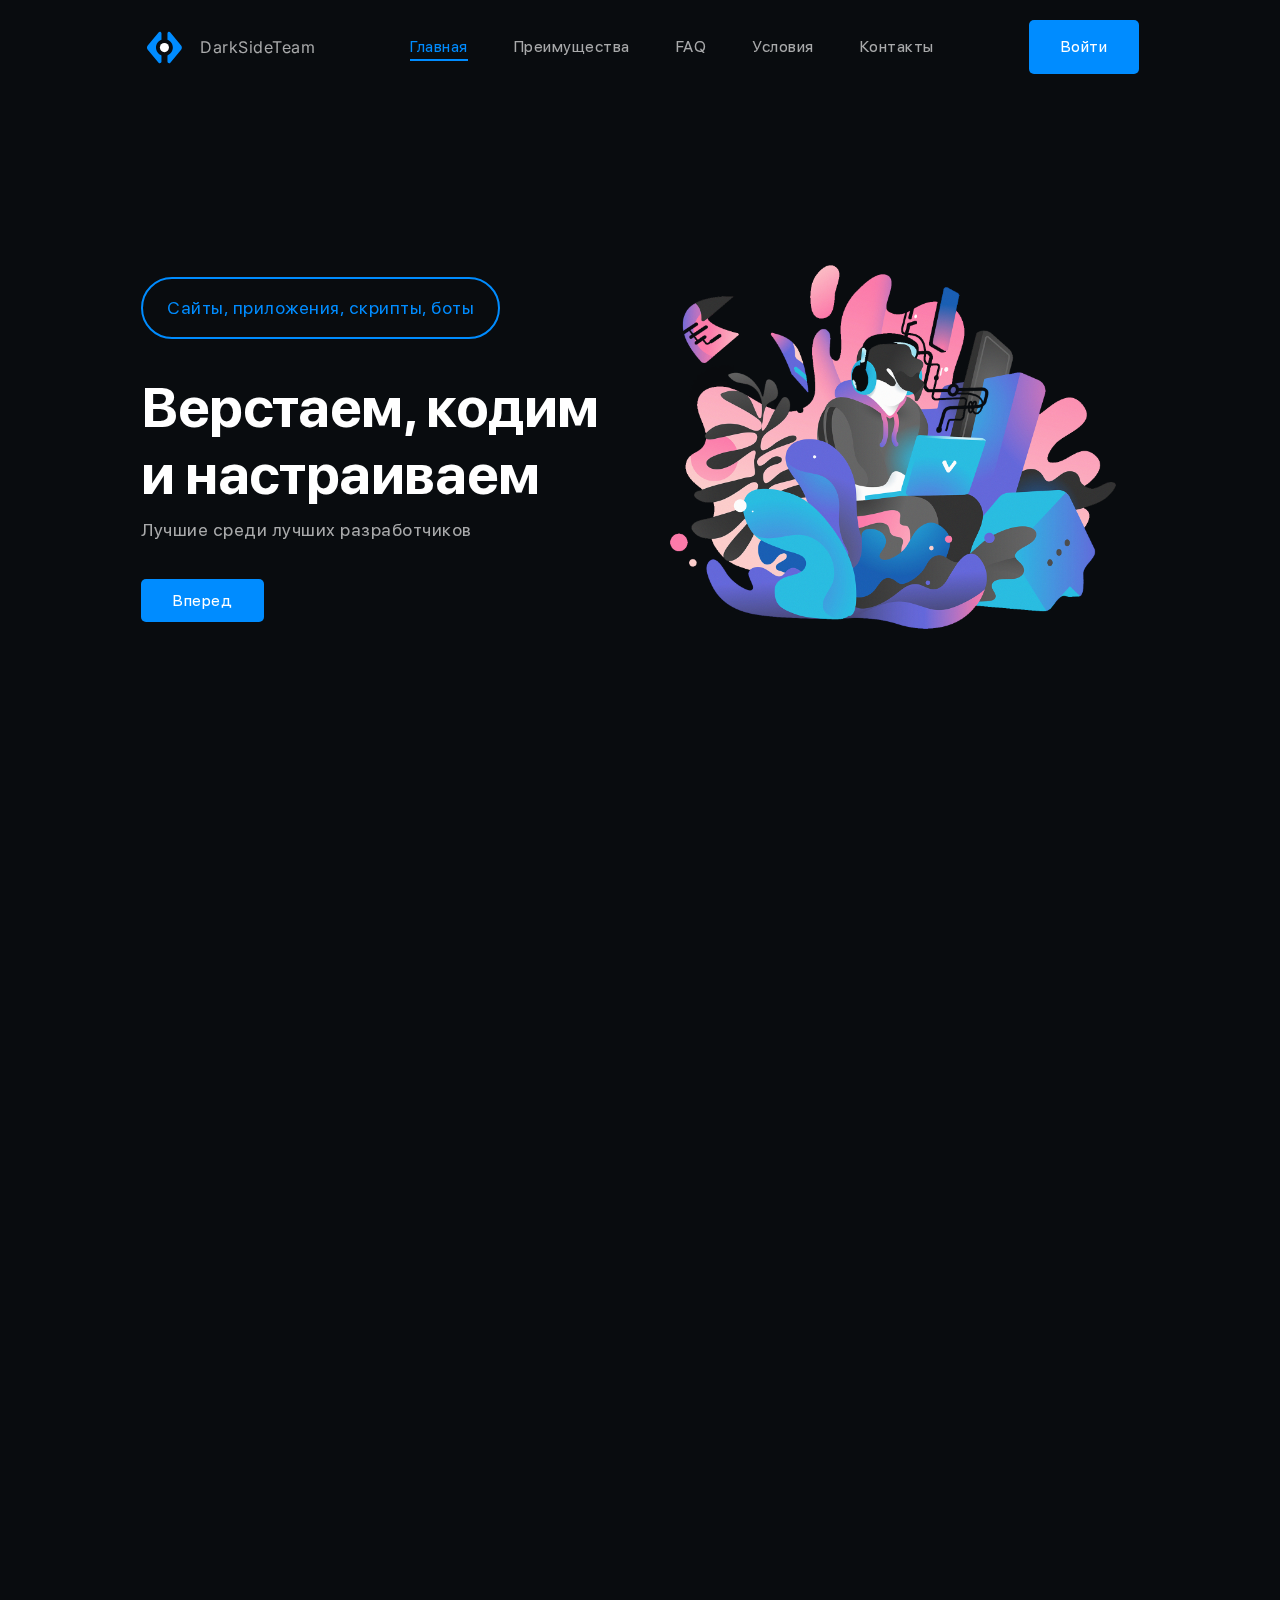
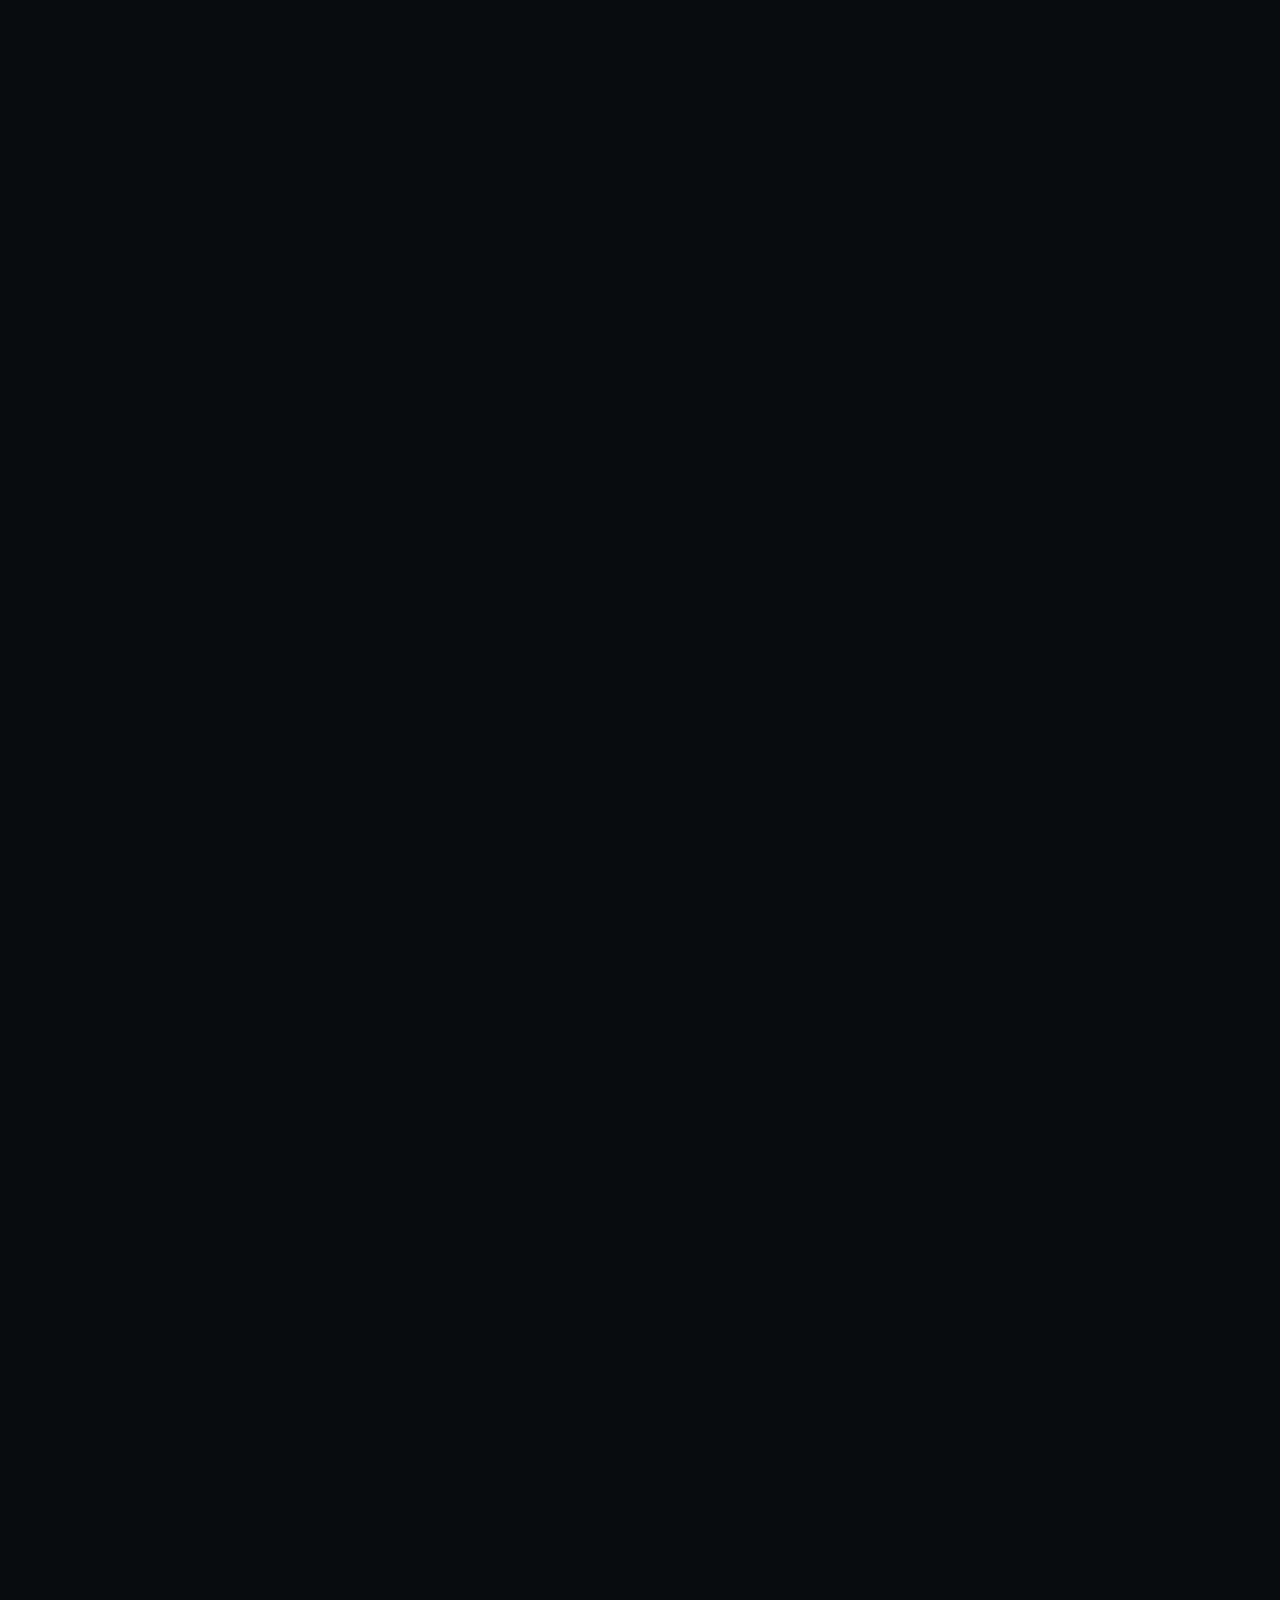
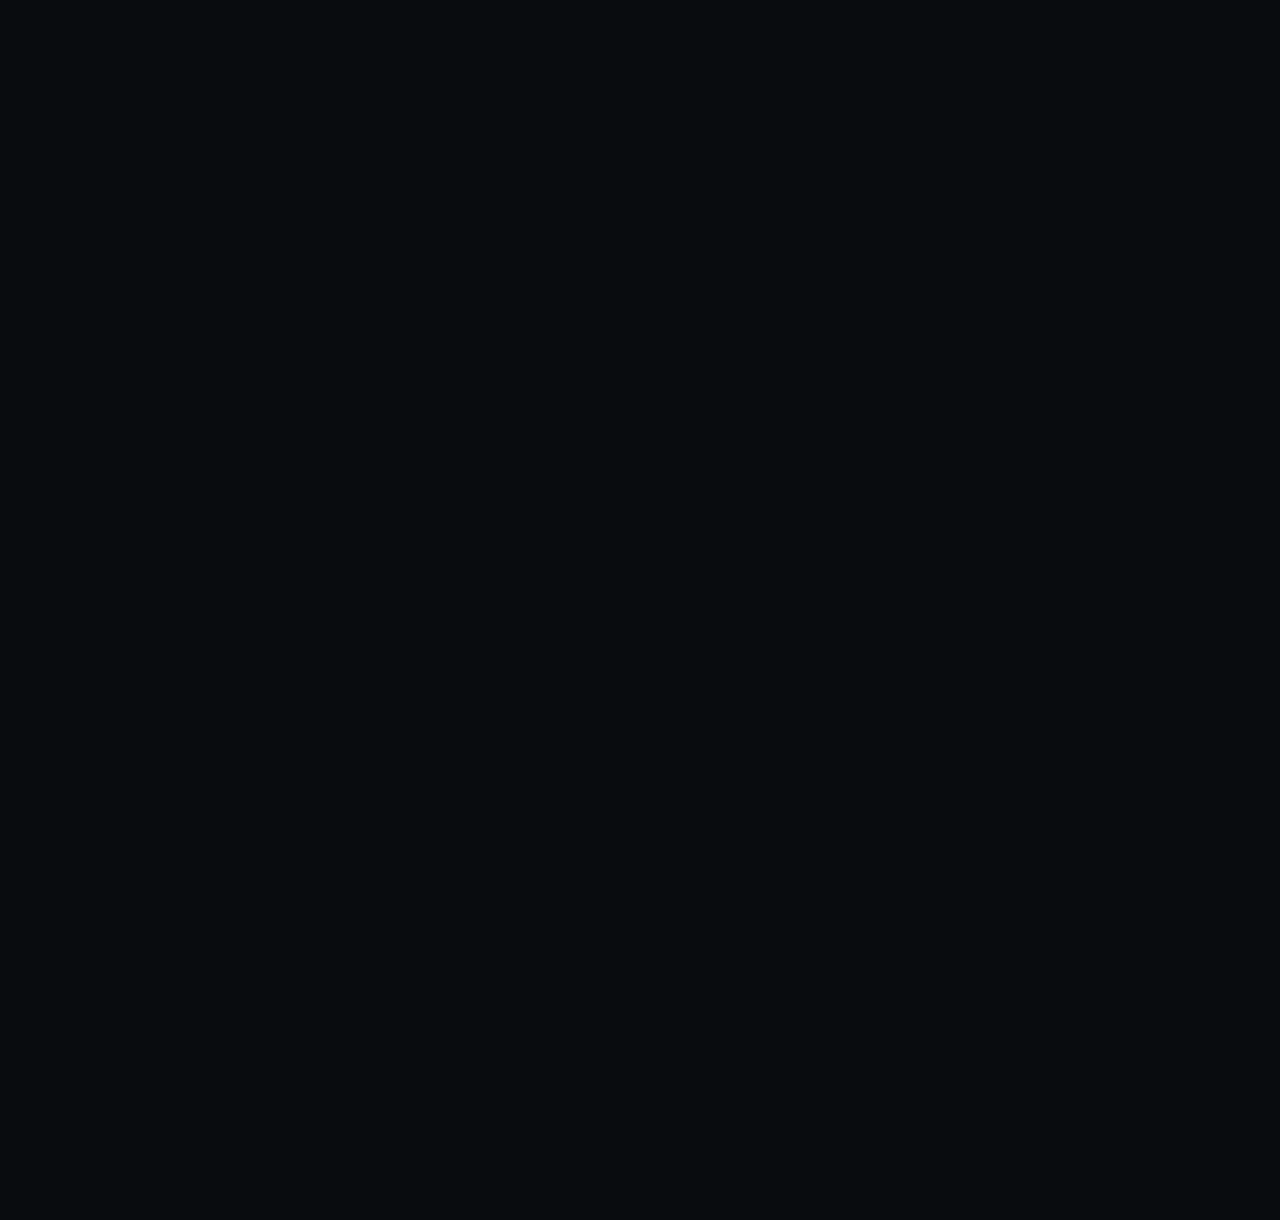
<file: index.html>
<!DOCTYPE html>
<html lang="ru">
  <head>
    <meta charset="UTF-8" />
    <meta http-equiv="X-UA-Compatible" content="IE=edge" />
    <meta name="viewport" content="width=device-width, initial-scale=1.0" />
    <title>DarkSide Team</title>
    <link rel="icon" href="./src/logo.png"/>
    <link rel="stylesheet" href="./global.css" />
    <link href="./main.css" type="text/css" rel="stylesheet" />
    <link href="./src/onepagescroll.css" rel="stylesheet" />
    
  </head>
  <body>
    
    <div class="pages">
      <section class="noalign">
        <header>
          <div class="mobilemenu">
            <div>
              <span></span>
              <span></span>
            </div>
            <div>
              <ul>
                <li><a href="#" class="active">Главная</a></li>
                <li><a href="#">Преимущества</a></li>
                <li><a href="./faq/index.html">FAQ</a></li>
                <li><a href="#">Условия</a></li>
                <li><a href="#">Контакты</a></li>
              </ul>
            </div>
          </div>
          <div class="logocontainer">
            <div><img src="./src/logo.svg" /></div>
            <p>DarkSideTeam</p>
          </div>
          <div class="links">
            <a href="#" class="active">Главная</a>
            <a href="#">Преимущества</a>
            <a href="./faq/index.html">FAQ</a>
            <a href="#">Условия</a>
            <a href="#">Контакты</a>
          </div>
          <button id="openmodal">
            <p>Войти</p>
            <img src="./src/login.svg" />
          </button>
        </header>
        <div class="start page">
          <div>
            <div class="roundedbox">
              <p>Сайты, приложения, скрипты, боты</p>
            </div>
            <h1>Верстаем, кодим и настраиваем</h1>
            <p style="margin-bottom: 34px">Лучшие среди лучших разработчиков</p>
            <button>Вперед</button>
          </div>
          <div><img src="./image.png" /><img src="./imagedark.png" /></div>
        </div>
      </section>
      <section>
        <div class="advantages page">
          <div class="advantagesmain">
            <h2>Почему именно мы?</h2>
            <p>Мы не ставим перед вами пустые факты</p>
          </div>
          <div class="cards">
            <div class="card">
              <img src="./1.svg" />
              <p>Качественный код</p>
              <p>У нас вы получите только чистый код без ошибок.</p>
            </div>
            <div class="card">
              <img src="./3.svg" />
              <p>Быстрое выполнение</p>
              <p>Мы кодим/настраиваем только в быстром порядке.</p>
            </div>
            <div class="card">
              <img src="./2.svg" />
              <p>Приятная цена</p>
              <p>Мы подберем удобную для вас цену</p>
            </div>
            <div class="card">
              <img src="./2.svg" />
              <p>Поддержка</p>
              <p>Мы поддерживаем ваш проект в течение месяца.</p>
            </div>
          </div>
        </div>
      </section>
      <section>
        <div class="whatwecando page">
          
         
          <div class="smallheading">
            <h2>Что мы умеем кодить?</h2>
            <p>Мы сможем сделать всё, что Вы захотите</p>
          </div>
          <div class="roundedbox">
            <p>Сайты, приложения, скрипты, боты</p>
          </div>
          <div class="window">
            <div class="window_header">
              <div class="codewindow_buttons">
                <div style="background: #f96057"></div>

                <div style="background: #f8ce52"></div>

                <div style="background: #5fcf65"></div>
              </div>
              <p style="color: rgba(255, 255, 255, 0.55); margin: auto">
                DarkSide Team
              </p>
            </div>
            <pre
              class="code"
            >&lt;!<span class="bluetext">DOCTYPE</span> <span class="bluetext">html</span>&gt;<br/>&lt;html lang=<span class="graytext">”ru”</span>&gt;
&lt;<span class="bluetext">head</span>&gt;&nbsp;&nbsp;&nbsp;&nbsp;&lt;<span class="bluetext">meta</span> <span style="color:#cd9bff">charset</span>=<span class="graytext">”UTF-8”</span>&gt;
    &lt;<span class="bluetext">title</span>&gt;<span class="graytext">DarkSide</span>&lt;/<span class="bluetext">title</span>&gt;
&lt;/<span class="bluetext">head</span>&gt;
&lt;<span class="bluetext">body</span>&gt;
    &lt;<span class="bluetext">center</span>&gt;&lt;<span class="bluetext">h1</span>&gt;<span class="graytext">website example.com</span>&lt;/<span class="bluetext">h1</span>&gt;&lt;/<span class="bluetext">center</span>&gt;
&lt;/<span class="bluetext">body</span>&gt;
&lt;/<span class="bluetext">html</span>&gt;</pre>
            <p class="showonmobile">
              &lt;!<span class="bluetext">DOCTYPE</span>
              <span class="bluetext">html</span>&gt;<br />&lt;html lang=<span
                class="graytext"
                >”ru”</span
              >&gt;<br />
              &lt;<span class="bluetext">head</span>&gt;<br />
              &lt;<span class="bluetext">meta</span>
              <span style="color: #cd9bff">charset</span>=<span class="graytext"
                >”UTF-8”</span
              >&gt;<br />
              &lt;<span class="bluetext">title</span>&gt;<span class="graytext"
                >DarkSide</span
              >&lt;/<span class="bluetext">title</span>&gt;<br />
              &lt;/<span class="bluetext">head</span>&gt;<br />
              &lt;<span class="bluetext">body</span>&gt;<br />
              &lt;<span class="bluetext">center</span>&gt;<br />&lt;<span
                class="bluetext"
                >h1</span
              >&gt;<span class="graytext">website example.com</span>&lt;/<span
                class="bluetext"
                >h1</span
              >&gt;<br />&lt;/<span class="bluetext">center</span>&gt;<br />
              &lt;/<span class="bluetext">body</span>&gt;<br />
              &lt;/<span class="bluetext">html</span>&gt;
            </p>
          </div>
        </div>
      </section>
      <section>
        <div class="ourtech page">
          <div class="smallheading">
            <h2>Наши технологии</h2>
            <p>Мы знаем много языков</p>
          </div>
          <div class="window">
            <div class="window_header">
              <div class="techtabs">
                <p data-tabindex="0" class="active">Front-End</p>
                <p data-tabindex="1">Back-End</p>
                <p data-tabindex="2">Desktop</p>
                <p data-tabindex="3">Script</p>
                <p data-tabindex="4">Design</p>
              </div>
            </div>
            <div class="tabs">
              <div data-tabindex="0" class="activetab">
                <div class="services">
                  <div
                    style="
                      background: linear-gradient(
                        138.87deg,
                        #da5e28 1.51%,
                        #ef662a 83.38%
                      );
                    "
                  >
                    <div><img src="./html.svg" /></div>
                    <p>HTML</p>
                  </div>
                  <div style="background: rgba(242, 211, 0, 1)">
                    <div><img src="./js.svg" /></div>
                    <p>JavaScript</p>
                  </div>
                  <div
                    style="
                      background: linear-gradient(
                        136.62deg,
                        #3dab79 -1.58%,
                        #42b883 90.05%
                      );
                    "
                  >
                    <div><img src="./vuejs.svg" /></div>
                    <p>Vue</p>
                  </div>
                  <div
                    style="
                      background: linear-gradient(
                        132.06deg,
                        #02afce -13.84%,
                        #00d8ff 87.73%
                      );
                    "
                  >
                    <div><img src="./reactjs.svg" /></div>
                    <p>React</p>
                  </div>
                </div>
              </div>

              <div data-tabindex="1">
                <div class="services">
                  <div style="background:#68a063">
                 <div><img src="./nodejs.svg"/></div>
                 <p>NodeJS</p>
                 </div>

                 <div style="background:#474A8A">
                <div><img src="./php.svg"/></div>
                <p>PHP</p>
                </div>
                <div style="background:#682876">
                <div><img src="./csharp.svg"/></div>
                <p>C#</p>
                </div>
                <div style="background:#c5c5c5">
                <div><img src="./java.png"/></div>
                <p>Java</p>
                </div>
                <div style="background:#ef8f29">
                <div><img src="./python.svg"/></div>
                <p>Python</p>
                </div>
                 </div>
              </div>

              <div data-tabindex="2">
                
                <div class="services">
                <div style="background:#00599c">
                  <div><img src="./cplusplus.svg"/></div>
                  <p>C++</p>
                </div>
                <div style="background:#68a063">
                  <div><img src="./nodejs.svg"/></div>
                  <p>NodeJS</p>
                  </div>
 
                  
                 <div style="background:#682876">
                 <div><img src="./csharp.svg"/></div>
                 <p>C#</p>
                 </div>
                 <div style="background:#c5c5c5">
                 <div><img src="./java.png"/></div>
                 <p>Java</p>
                 </div>
                 <div style="background:#ef8f29">
                 <div><img src="./python.svg"/></div>
                 <p>Python</p>
                 </div>
                 </div>
              </div>

              <div data-tabindex="3">
                <div class="services">
                  <div style="background: rgba(242, 211, 0, 1)">
                    <div><img src="./js.svg" /></div>
                    <p>JavaScript</p>
                  </div>
                </div>
              </div>

              <div data-tabindex="4">
                <div class="services">
                  <div style="background: rgba(242, 211, 0, 1)">
                    <div style="height:45px;margin-top:10px;"><img src="./figma.svg" /></div>
                    <p>Figma</p>
                  </div>
                </div>
              </div>
            </div>
          </div>
        </div>
      </section>
      <section class="noalign">
        <div class="contacts page">
          <div class="smallheading">
            <h2>Контакты</h2>
            <p>С нами можно связаться почти на любой площадке</p>
          </div>
          <div class="contactsbuttons">
            <button onclick="javascript:location.href = 'https:\/\/t.me/morski1337'" ontouchend="javascript:location.href = 'https:\/\/t.me/morski1337'">
                <img
                  style="width: 15px; margin-right: 13px"
                  src="./telegram.svg"
                />Написать админу
              </button>
            
              <button style="margin-left:15px" onclick="javascript:location.href = 'https:\/\/t.me/CodeWayTeam_bot'" ontouchend="javascript:location.href = 'https:\/\/t.me/morski1337'">
                Перейти в бота
             </button>
            
          </div>
        </div>
        <footer>
          <div class="footername">
            <div class="footerlogo">
              <img src="./src/logo.svg" />
            </div>
            <p>DarkSide Team - студия разработки</p>
          </div>
          <div>
            <p>Copyright © 2022. All rights reserved.</p>
          </div>
        </footer>
      </section>
    </div>
    <div class="modalcontainer">
      <div class="modalwall"></div>
      <div class="modal">
          <h1>Зарегистрируйтесь или авторизуйтесь</h1>

          <div class="crosscontainer">
            <div class="cross"><span></span> <span></span></div>
          </div>
          <div class="modalbuttons">
            <button class="roundedbutton active">Регистрация</button>
            <button class="roundedbutton">Авторизация</button>
          </div>
          <div class="modalpages">
            <div>
          <div class="modalpage active">
            <label for="nickname">Ник</label>
          <input type="text" id="nickname" placeholder="Введите будущий никнейм" />
          <label for="password">Пароль</label>
          <input type="password" id="password" placeholder="Введите будущий пароль" />
          <label for="telegram">Контакты</label>
          <input type="text" id="telegram" placeholder="Введите ваш телеграм" />
          
          <label>Роль</label>
          <div class="rolebuttons">
          <button>Заказчик</button>
          <button>Кодер</button>
          </div>
          <button style="width:100%">Зарегистрироваться</button>
          </div>
          <div class="modalpage">
            
             <label for="nickname">Ник</label>
          <input type="text" id="nickname" placeholder="Введите будущий никнейм" />
          <label for="password">Пароль</label>
          <input type="password" id="password" placeholder="Введите будущий пароль" />
          <button style="width:100%;margin-top:10px;">Войти</button>
          </div></div>
         </div>
      </div>
    </div>
    <script src="./src/onepagescroll.js"></script>
    <script src="./main.js" type="text/javascript"></script>
  </body>
</html>
</file>
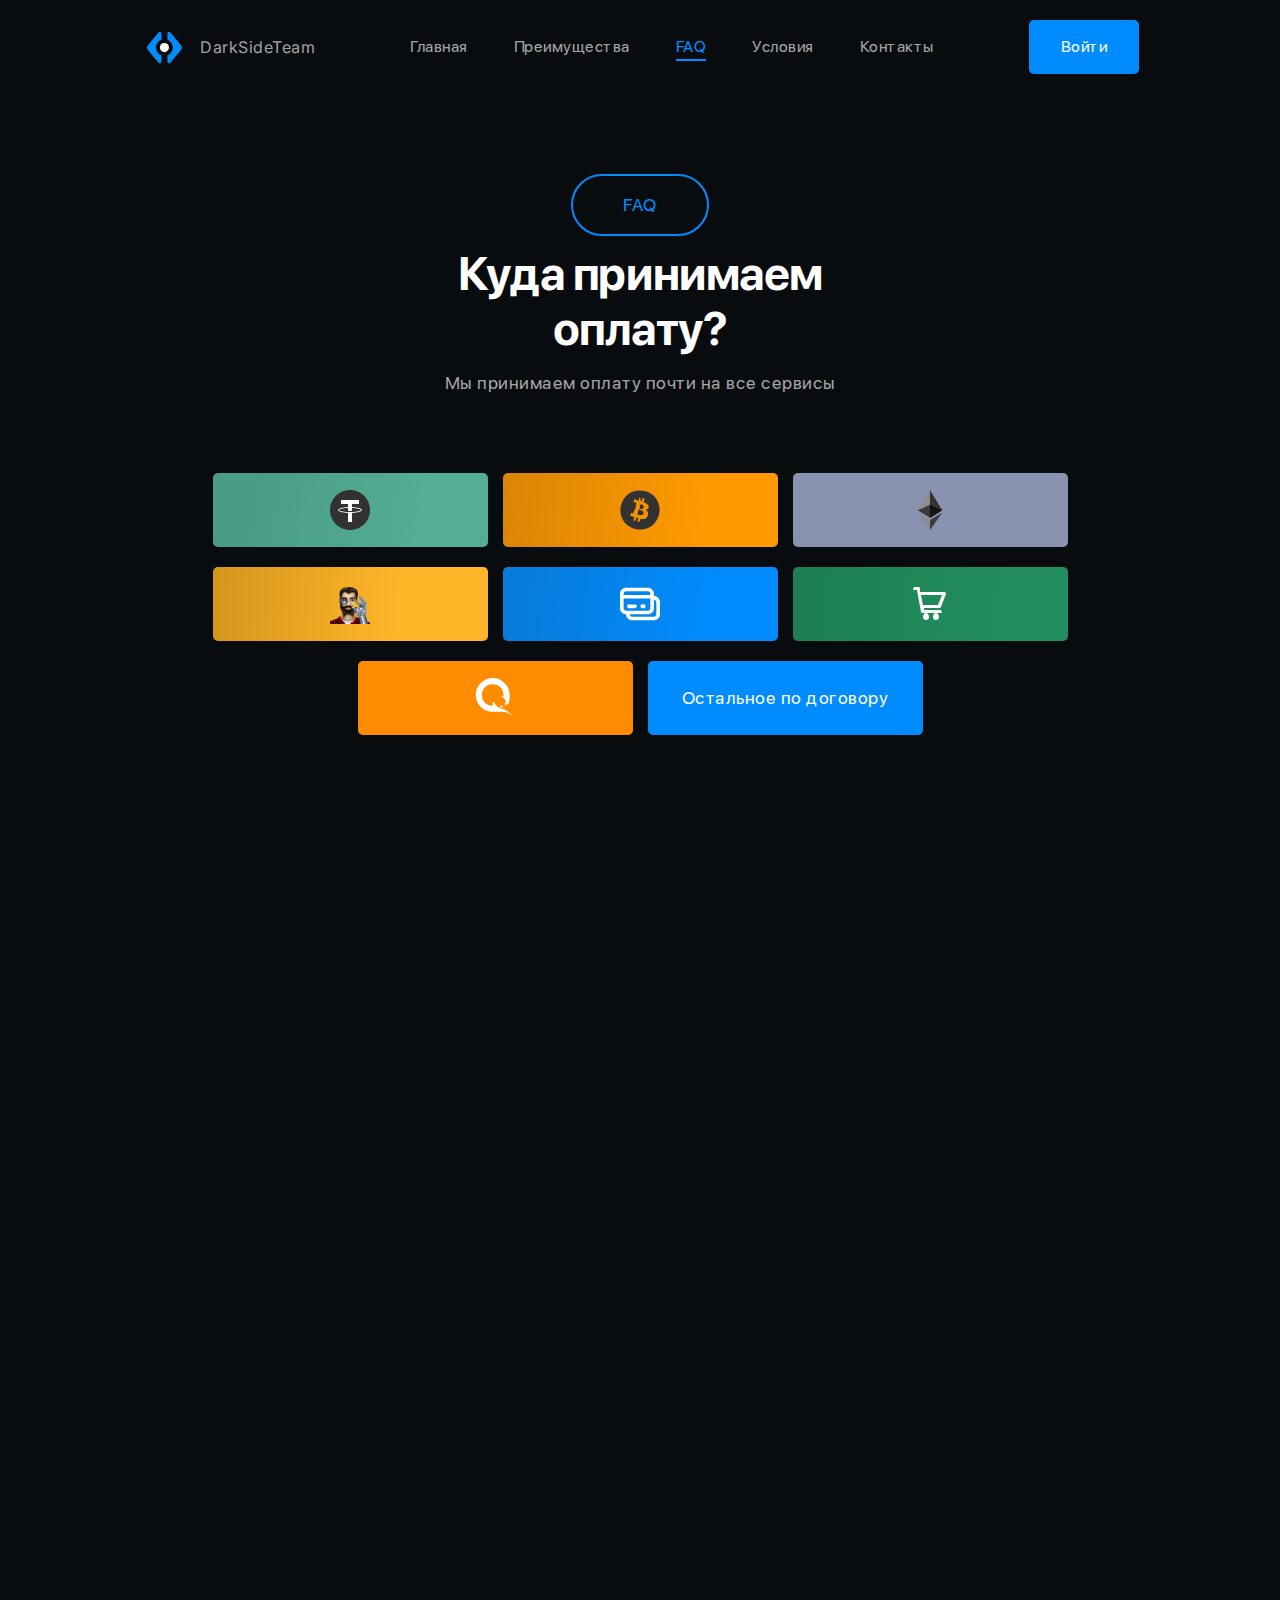
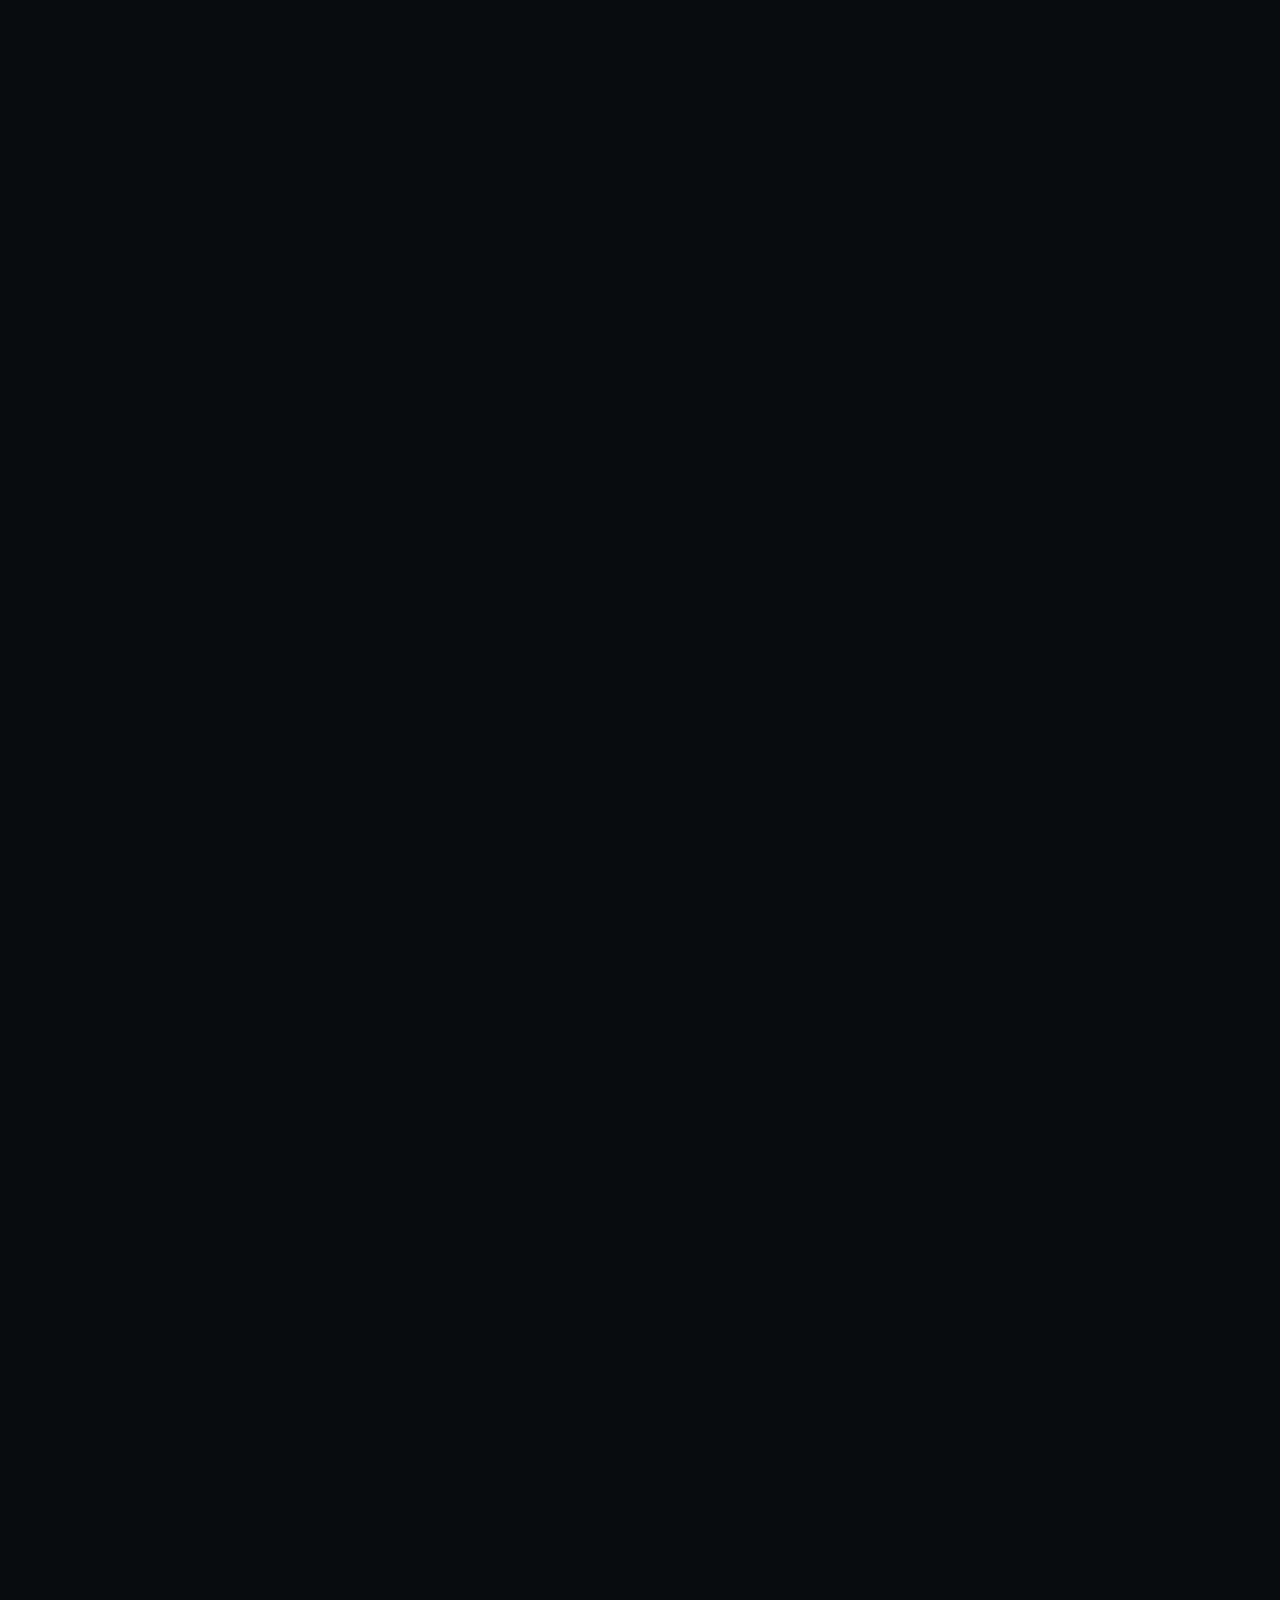
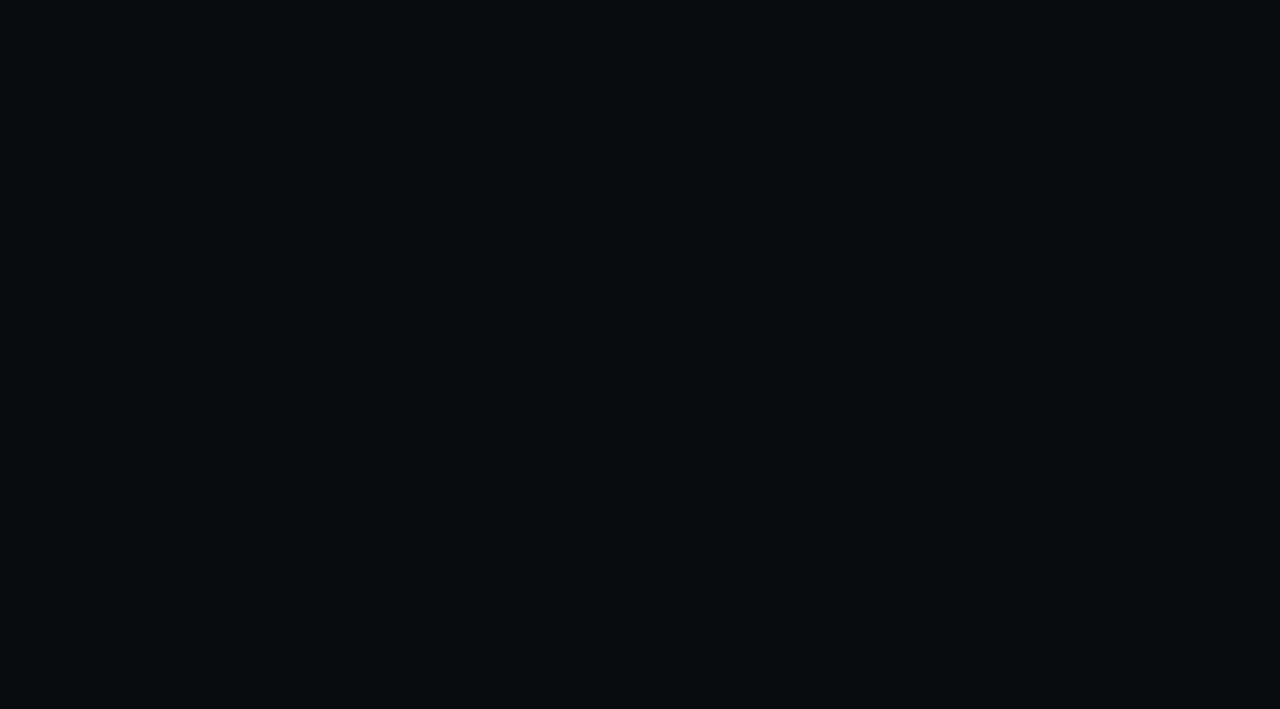
<file: faq/index.html>
<!DOCTYPE html>
<html lang="ru">
  <head>
    <meta charset="UTF-8" />
    <meta http-equiv="X-UA-Compatible" content="IE=edge" />
    <meta name="viewport" content="width=device-width, initial-scale=1.0" />
    <title>DarkSide Team</title>

    <link rel="icon" href="./src/logo.png"/>
    <link rel="stylesheet" href="../global.css" />
    <link href="./main.css" type="text/css" rel="stylesheet" />
    <link href="../src/onepagescroll.css" rel="stylesheet" />
  </head>
  <body>
    <div class="pages">
      <section class="noalign">
        <header>
          <div class="mobilemenu">
            <div id="mobilemenu">
              <span></span>
              <span></span>
            </div>
            <div>
              <ul>
                <li><a href="../index.html">Главная</a></li>
                <li><a href="#">Преимущества</a></li>
                <li><a href="#" class="active">FAQ</a></li>
                <li><a href="#">Условия</a></li>
                <li><a href="#">Контакты</a></li>
              </ul>
            </div>
          </div>
          <div class="logocontainer">
            <div><img src="../src/logo.svg" /></div>
            <p>DarkSideTeam</p>
          </div>
          <div class="links">
            <a href="../index.html">Главная</a>
            <a href="#">Преимущества</a>
            <a href="#" class="active">FAQ</a>
            <a href="#">Условия</a>
            <a href="#">Контакты</a>
          </div>
          <button id="openmodal">
            <p>Войти</p>
            <img src="../src/login.svg" />
          </button>
        </header>
        <div class="payments">
          <div class="smallheading">
            <div
              class="roundedbox"
              style="margin-bottom: 0px; padding: 14px 50px"
            >
              <p>FAQ</p>
            </div>
            <h1>Куда принимаем оплату?</h1>
            <p>Мы принимаем оплату почти на все сервисы</p>
          </div>
          <div class="paymentcards">
            <div
              style="
                background: linear-gradient(
                  98.97deg,
                  #4a9c85 14.58%,
                  #53ae94 75.37%
                );
              "
            >
              <img src="./tether.svg" />
            </div>
            <div
              style="
                background: linear-gradient(
                  95.8deg,
                  #da8506 -0.22%,
                  #ff9900 73.96%
                );
              "
            >
              <img src="./bitcoin.svg" />
            </div>
            <div style="background: #8a92b2">
              <img src="./ethereum.svg" />
            </div>
            <div
              style="
                background: linear-gradient(
                  97.12deg,
                  #cc8f1a -12.91%,
                  #ffb629 68.44%
                );
              "
            >
              <img src="./man.png" />
            </div>
            <div
              style="
                background: linear-gradient(
                  96.25deg,
                  #077cdc 10.16%,
                  #008cff 78.04%
                );
              "
            >
              <img src="./card.svg" />
            </div>
            <div
              style="
                background: linear-gradient(
                  95.66deg,
                  #1c7e52 1.83%,
                  #228e5d 77.59%
                );
              "
            >
              <img src="./cart.svg" />
            </div>
            <div style="background: #ff8c00">
              <img src="./qiwi.svg" />
            </div>
            <div style="background: #008bfe">
              <p style="color: #fff">Остальное по договору</p>
            </div>
          </div>
        </div>
      </section>
      <section>
        <div class="howwework page">
          <h1>Как мы работаем?</h1>
          <div>
            <div class="card">
              <img src="./user.svg" />
              <p>Регистрация</p>
              <p>
                Для оформления заказа Вам необходимо зарегистрироваться как
                заказчик
              </p>
            </div>
            <div class="card">
              <img src="./chat.svg" />
              <p>Ждать связи</p>
              <p>
                Подождите, пока Вам напишут по нужным контактам, которые вы
                указали
              </p>
            </div>
            <div class="card">
              <img src="./coin.svg" />
              <p>Оплата</p>
              <p>После обговорения заказа, Вам нужно оплатить администратору</p>
            </div>
          </div>
        </div>
      </section>
      <section>
        <div class="page">
          <h1>Гарантия</h1>
          <div>
            <div class="twocards">
              <div class="card card40">
                <p>Гарант</p>
                <p>Мы всегда готовы работать с гарантом</p>
              </div>
              <div class="card card60">
                <p>Баги</p>
                <p>Мы всегда фиксим баги в коде и не только</p>
              </div>
            </div>
            <div
              class="card"
              style="
                width: calc(100% - 11px);
                justify-content: center;
                align-items: center;
                flex-direction: column;
                display: flex;
              "
            >
              <p>Деньги</p>
              <p>Все деньги лежат у администратора до закрытия заказа</p>
            </div>
          </div>
        </div>
      </section>
      <section>
        <div class="page">
          <h1>
            В каком случае не возвращается предоплата или закрывается заказ?
          </h1>
          <div>
            <div class="twocards">
              <div class="card card40">
                <p>Игнор</p>
                <p>
                  Если вы не отвечаете на сообщения в течение 10 дней со дня
                  последнего ответа
                </p>
              </div>
              <div class="card card60">
                <p>Отменяете заказ</p>
                <p>
                  Если вы отменяете заказ после 2 дней начала работы. Если сумма
                  заказа &lt;50$, то 5 часов
                </p>
              </div>
            </div>
            <div
              class="card"
              style="
                width: calc(100% - 11px);
                justify-content: center;
                align-items: center;
                flex-direction: column;
                display: flex;
              "
            >
              <p>Договор</p>
              <p>В любом случае все обговаривается с администратором</p>
            </div>
          </div>
        </div>
      </section>
      <section>
        <div class="page">
          <h1>Условия заказа</h1>
          <div>
            <div class="twocards">
              <div class="card card50">
                <p>Обсуждение</p>
                <p>
                  Предоплата обговаривается с Администратором и скидывается
                  только ему
                </p>
              </div>
              <div class="card card50">
                <p>Сроки</p>
                <p>
                  Выполняем работу в обговорённые сроки (сделаем как можно
                  быстрее)
                </p>
              </div>
            </div>
            <div class="twocards">
              <div class="card card50">
                <p>Удаление аккаунта</p>
                <p>
                  Если вы удаляете контакты и мы не сможем с вами связаться,
                  имеем право закрыть ваш заказ
                </p>
              </div>
              <div class="card card50">
                <p>Правки</p>
                <p>Мелкие пожелания добавляем бесплатно (до 3 раз)</p>
              </div>
            </div>
            <div
              class="card"
              style="
                width: calc(100% - 11px);
                justify-content: center;
                align-items: center;
                flex-direction: column;
                display: flex;
              "
            >
              <p>Смена ТЗ</p>
              <p>
                Весь функционал описывается в 1 ТЗ, если в ходе работы вы
                поменяете его, то предоплата остаётся у Администратора. Либо
                цена заказа увеличивается
              </p>
            </div>
            <div class="twocards">
              <div class="card card60">
                <p>Предоплата</p>
                <p>После полного обговаривания ТЗ, вы совершаете оплату 50%</p>
              </div>
              <div class="card card40">
                <p>Оффлайн</p>
                <p>Если Администратор оффлайн, пишите саппорту (@tg_support)</p>
              </div>
            </div>
            <div class="card" style="width: calc(100% - 11px)">
              <p>Когда начинается работа?</p>
              <p>Работа начинается строго после оплаты или предоплаты</p>
            </div>
          </div>
        </div>
      </section>
      <section class="noalign">
        <footer>
          <div class="footername">
            <div class="footerlogo">
              <img src="../src/logo.svg" />
            </div>
            <p>DarkSide Team - студия разработки</p>
          </div>
          <div>
            <p>Copyright © 2022. All rights reserved.</p>
          </div>
        </footer>
      </section>
    </div>
    <div class="modalcontainer">
      <div class="modal">
          <h1>Авторизация через Telegram</h1>
          <button onclick="javascript:location.href = 'https:\/\/t.me/CodeWayTeam_bot'" ontouchend="javascript:location.href = 'https:\/\/t.me/CodeWayTeam_bot'">
            <img
              style="width: 15px; margin-right: 13px"
              src="../telegram.svg"
            />Авторизоваться
          </button>
          <div class="crosscontainer">
            <div class="cross"><span></span> <span></span></div>
          </div>
          
      </div>
    </div>
    <script src="../src/onepagescroll.js"></script>
    <script src="./main.js" type="text/javascript"></script>
  </body>
</html>
</file>
<file: global.css>
@font-face {
  font-family: "SF";
  src: url(./fonts/SFProDisplay-Regular.ttf);
}
@font-face {
  font-family: "Hack";
  src: url(./fonts/Hack-Regular.ttf);
}
@font-face {
  font-family: "SF Bold";
  src: url(./fonts/SFProDisplay-Bold.ttf);
}
@font-face {
  font-family: "SF Medium";
  src: url(./fonts/SFProDisplay-Medium.ttf);
}
@font-face {
  font-family: "Inter";
  src: url(./fonts/Inter-Regular.ttf);
}
:root {
  --border: rgba(43, 43, 43, 1);
  --brand: rgba(0, 140, 255, 1);
}

*,
*::after,
*::before {
  -webkit-box-sizing: border-box;
  box-sizing: border-box;
  outline: none;
}

p {
  letter-spacing: 0.5px;
  margin: 0;
  line-height: 30px;
  color: rgba(255, 255, 255, 0.65);
}

a {
  text-decoration: none;
  color: inherit;
}

body {
  padding: 20px 141px 0px 141px !important;
  background: #090c0f;
  padding: 0;
  font-size: 22px;
  font-family: "SF";
  font-weight: 400;
}

h1 {
  font-family: "SF Bold";
  letter-spacing: -0.4px;
  color: #fff;
  margin: 0;
  font-weight: 100;
}

h1,
h2,
h3 {
  margin: 0;
  font-weight: 100;
  color: #fff;
}

h2 {
  font-family: "SF Medium";
  line-height: 55px;
  font-size: 48px;
  letter-spacing: -0.1px;
}

header {
  display: -webkit-box;
  display: -ms-flexbox;
  display: flex;
  -webkit-box-orient: horizontal;
  -webkit-box-direction: normal;
  -ms-flex-direction: row;
  flex-direction: row;
  -webkit-box-pack: justify;
  -ms-flex-pack: justify;
  justify-content: space-between;
  -webkit-box-align: center;
  -ms-flex-align: center;
  align-items: center;
  width: 100%;
}

header div {
  display: -webkit-box;
  display: -ms-flexbox;
  display: flex;
}

header button img {
  display: none;
  width: 100%;
  height: 100%;
}

.logocontainer div {
  width: 47px;
  height: 47px;
}

.logocontainer svg {
  width: 100%;
  height: 100%;
}

.logocontainer p {
  font-family: "Inter";
  font-size: 16px;
  margin-left: 12px;
}

.logocontainer {
  -webkit-box-align: center;
  -ms-flex-align: center;
  align-items: center;
}

.links a,
.mobilemenu ul a {
  margin: 0 23px;
  color: rgba(255, 255, 255, 0.65);
  font-weight: 500;
  text-decoration: none;
  font-size: 16px;
  position: relative;
  letter-spacing: 0.5px;
  line-height: 28px;
}

.links a:hover,
.mobilemenu ul a:hover {
  color: var(--brand);
}

.links a:after,
.mobilemenu ul a:after {
  content: "";
  position: absolute;
  width: 100%;
  -webkit-transform: scaleX(0);
  -ms-transform: scaleX(0);
  transform: scaleX(0);
  height: 2px;
  bottom: 0;
  left: 0;
  background-color: var(--brand);
  -webkit-transform-origin: bottom right;
  -ms-transform-origin: bottom right;
  transform-origin: bottom right;
  -webkit-transition: -webkit-transform 0.25s ease-out;
  transition: -webkit-transform 0.25s ease-out;
  -o-transition: transform 0.25s ease-out;
  transition: transform 0.25s ease-out;
  transition: transform 0.25s ease-out, -webkit-transform 0.25s ease-out;
}

.links a:hover:after,
.mobilemenu ul a:hover:after {
  -webkit-transform: scaleX(1);
  -ms-transform: scaleX(1);
  transform: scaleX(1);
  -webkit-transform-origin: bottom left;
  -ms-transform-origin: bottom left;
  transform-origin: bottom left;
}

.links .active,
.mobilemenu ul .active {
  color: var(--brand);
}

.links .active:after {
  -webkit-transform: scaleX(1);
  -ms-transform: scaleX(1);
  transform: scaleX(1);
  -webkit-transform-origin: bottom left;
  -ms-transform-origin: bottom left;
  transform-origin: bottom left;
}

button {
  display: -webkit-box;
  display: -ms-flexbox;
  display: flex;
  cursor: pointer;
  -webkit-box-pack: center;
  -ms-flex-pack: center;
  justify-content: center;
  letter-spacing: 0.5px;
  -webkit-box-align: center;
  -ms-flex-align: center;
  align-items: center;
  background: var(--brand);
  border: none;
  border-radius: 5px;
  padding: 12px 32px;
  color: #fff;
  font-weight: 400;
  font-family: "SF";
  font-size: 16px;
}

button p {
  color: #fff;
}

section {
  display: -webkit-box;
  display: -ms-flexbox;
  display: flex;
  -webkit-box-pack: center;
  -ms-flex-pack: center;
  justify-content: center;
  -webkit-box-align: center;
  -ms-flex-align: center;
  align-items: center;
  -webkit-box-orient: vertical;
  -webkit-box-direction: normal;
  -ms-flex-direction: column;
  flex-direction: column;
  height: 100vh;
}

section.noalign {
  display: block;
}

section > div {
  width: 100%;
}

button:hover {
  background-color: #027cdf;
}

button:focus {
  background-color: #006dc6;
}

::-moz-selection {
  background: var(--brand);
  color: #fff;
}

::selection {
  background: var(--brand);
  color: #fff;
}

footer {
  width: calc(100% + 282px);
  margin-left: -141px;
  display: -webkit-box;
  display: -ms-flexbox;
  display: flex;
  -webkit-box-align: center;
  -ms-flex-align: center;
  align-items: center;
  margin-top: 30px;
  -ms-flex-pack: distribute;
  justify-content: space-around;
  padding: 36px 141px;
  border-top: 1px solid rgba(255, 255, 255, 0.1);
}

footer > div {
  display: -webkit-box;
  display: -ms-flexbox;
  display: flex;
}

.footerlogo {
  margin-right: 7px;
  width: 28px;
  height: 28px;
}

.footerlogo img {
  width: 100%;
  height: 100%;
}

.footername {
  display: -webkit-box;
  display: -ms-flexbox;
  display: flex;
}

.mobilemenu {
  display: none;
}

.mobilemenu > div:first-of-type {
  width: 30px;
  height: 20px;
  z-index: 2;
  position: relative;
}

.scroll {
  overflow: scroll !important;
  overflow-x: hidden !important;
}

.menuactive {
  overflow: hidden !important;
  transform: none !important;
}

.mobilemenu span,
.cross span {
  position: absolute;
  display: block;
  width: 100%;
  height: 2px;
  background-color: var(--bar-bg, #fff);
  border-radius: 1px;
  -webkit-transition: all 0.2s cubic-bezier(0.1, 0.82, 0.76, 0.965);
  -o-transition: all 0.2s cubic-bezier(0.1, 0.82, 0.76, 0.965);
  transition: all 0.2s cubic-bezier(0.1, 0.82, 0.76, 0.965);
}

.mobilemenu span:first-of-type {
  top: 0;
}

.mobilemenu span:last-of-type {
  bottom: 0;
}

.menuactive .mobilemenu span:first-of-type,
.cross span:first-of-type {
  -webkit-transform: rotate(45deg);
  -ms-transform: rotate(45deg);
  transform: rotate(45deg);
  top: 9px;
}

.menuactive .mobilemenu span:last-of-type,
.cross span:last-of-type {
  -webkit-transform: rotate(-45deg);
  -ms-transform: rotate(-45deg);
  transform: rotate(-45deg);
  bottom: 9px;
}

.mobilemenu div:last-of-type {
  position: fixed;
  width: 100vw;
  height: calc(100vh + 30px);
  top: -30px;
  padding: 90px 50px;
  z-index: 1;
  background-color: #090c0f;
  -webkit-transform: translate(calc(-100vw - 30px), 0);
  -ms-transform: translate(calc(-100vw - 30px), 0);
  transform: translate(calc(-100vw - 30px), 0);
  -webkit-transition: -webkit-transform 0.5s cubic-bezier(0.77, 0.2, 0.05, 1);
  transition: -webkit-transform 0.5s cubic-bezier(0.77, 0.2, 0.05, 1);
  -o-transition: transform 0.5s cubic-bezier(0.77, 0.2, 0.05, 1);
  transition: transform 0.5s cubic-bezier(0.77, 0.2, 0.05, 1);
  transition: transform 0.5s cubic-bezier(0.77, 0.2, 0.05, 1), -webkit-transform 0.5s cubic-bezier(0.77, 0.2, 0.05, 1);
}

.mobilemenu ul {
  list-style: none;
}

.mobilemenu ul li {
  padding: 0;
  -webkit-transition-delay: 2s;
  -o-transition-delay: 2s;
  transition-delay: 2s;
  margin-bottom: 40px;
}

.mobilemenu ul li a {
  font-size: 25px;
}

.menuactive .mobilemenu > div:last-of-type {
  -webkit-transform: translate(-30px, 0);
  -ms-transform: translate(-30px, 0);
  transform: translate(-30px, 0);
}

.showonmobile {
  display: none;
  color: #fff;
}

.cross {
  position: relative;
  width: 30px;
  height: 20px;
}

.crosscontainer {
  position: absolute;
  top: 30px;
  right: 30px;
}

.modal {
  position: fixed;
  top: 0;
  display: flex;
  justify-content: center;
  box-shadow: rgba(100, 100, 111, 0.2) 0px 7px 29px 0px;
  align-items: center;
  flex-direction: column;
  padding: 30px;
  z-index: 4;
  left: 0;
  background: #090c0f;
  pointer-events: none;
  overflow: hidden;
  overflow-y: auto;
  opacity: 0;
  width: 100vw;
  height: 100vh;
  border-radius: 11px;
  -webkit-transition: opacity 0.3s cubic-bezier(0.465, 0.183, 0.153, 0.946);
  -o-transition: opacity 0.3s cubic-bezier(0.465, 0.183, 0.153, 0.946);
  transition: opacity 0.3s cubic-bezier(0.465, 0.183, 0.153, 0.946);
}

.modalwall {
  position: fixed;
  opacity: 0;
  top: 0;
  z-index: 3;
  pointer-events: none;
  left: 0;
  background: #00000043;
  width: 100vw;
  height: 100vh;
}

.modal h1 {
  font-size: 40px;
  margin: 20px 0px 30px 0px;
  text-align: center;
}

.rolebuttons {
  width: 100%;
  display: flex;
  margin-bottom: 30px;
  margin-top: 4px;
}

.rolebuttons button {
  width: calc(50% - 7.5px);
}

.rolebuttons button:last-of-type {
  margin-left: 15px;
}

.modalcontainer.visible .modal, .modalcontainer.visible .modalwall {
  opacity: 1;
  pointer-events: initial;
}

.modalbuttons {
  display: flex;
  margin: auto;
  width: fit-content;
  margin-bottom: 30px;
}

.modalbuttons button:last-of-type {
  margin-left: 15px;
}

.modalpages {
  overflow-x: hidden;
  width: calc(100% + 60px);
  margin-left: -30px;
}

.modalpages > div {
  width: calc(200% + 120px);
  display: flex;
  transition: transform 0.3s;
}

.modalpage {
  padding: 0 30px;
  width: calc(50% - 30px);
}

.roundedbutton {
  padding: 10px 65px;
  border: 2px solid var(--brand);
  color: var(--brand);
  background: transparent;
  border-radius: 100px;
  transition: color 0.3s, background 0.3s;
}

.roundedbutton.active, .roundedbutton:hover, .roundedbutton:focus {
  background: var(--brand);
  color: #fff;
}

input[type=text],
input[type=password] {
  border: 2px solid #4D4D4D;
  border-radius: 5px;
  font-family: "SF";
  margin: 4px 0;
  -webkit-user-select: text;
  user-select: text;
  font-weight: 500;
  width: 100%;
  transition: border-color 0.3s;
  font-size: 22px;
  color: #fff;
  background: transparent;
  padding: 13px;
}

input[type=text]::placeholder,
input[type=password]::placeholder {
  color: #757373;
}

input[type=text]:focus,
input[type=password]:focus {
  border-color: var(--brand);
}

label {
  font-size: 20px;
  color: #fff;
  margin-top: 10px;
  display: block;
}

.roundedbox {
  padding: 14px 24px;
  border-radius: 100px;
  width: -webkit-fit-content;
  width: -moz-fit-content;
  width: fit-content;
  border: 2px solid var(--brand);
}

.roundedbox p {
  color: var(--brand);
  font-weight: 500;
  font-size: 18px;
}

@media (max-width: 1600px) {
  body {
    font-size: 18px;
  }
}
@media (max-width: 1210px) {
  body {
    padding: 30px 60px 0px 60px !important;
  }

  header {
    width: calc(100% + 120px);
    margin-left: -60px;
    padding: 0 30px;
  }
}
@media (max-width: 1000px) {
  body {
    padding: 30px 30px 0px 30px !important;
  }

  header {
    width: 100%;
    margin-left: 0;
    padding: 0;
  }

  .page {
    width: 100%;
  }

  .links {
    display: none;
  }

  .mobilemenu {
    display: block;
  }

  footer {
    -webkit-box-pack: justify;
    -ms-flex-pack: justify;
    justify-content: space-between;
  }

  .showonmobile {
    display: block;
  }
}
@media (max-width: 720px) {
  footer {
    -webkit-box-orient: vertical;
    -webkit-box-direction: normal;
    -ms-flex-direction: column;
    flex-direction: column;
  }

  .footername {
    -webkit-box-orient: vertical;
    -webkit-box-direction: normal;
    -ms-flex-direction: column;
    flex-direction: column;
    margin-bottom: 10px;
    -webkit-box-align: center;
    -ms-flex-align: center;
    align-items: center;
    -webkit-box-pack: center;
    -ms-flex-pack: center;
    justify-content: center;
  }

  section {
    height: calc(100% - 18px) !important;
  }
}
@media (max-width: 550px) {
  .modalbuttons button:last-of-type, .rolebuttons button:last-of-type {
    margin-left: 0;
    margin-top: 10px;
  }

  .modalbuttons button, .rolebuttons button {
    width: 100%;
  }

  .modalbuttons, .rolebuttons {
    width: 100%;
    flex-direction: column;
  }
}
@media (max-width: 500px) {
  .modal h1 {
    font-size: 30px;
  }
}
@media (max-width: 452px) {
  header button {
    padding: 18px;
  }

  header button p {
    display: none;
  }

  header button img {
    display: block;
  }
}
@media (max-width: 340px) {
  .logocontainer p {
    display: none;
  }
}
@media (max-height: 700px) and (max-width: 650px) {
  section {
    height: auto !important;
  }

  .page {
    height: auto !important;
    margin-top: 150px;
  }

  footer {
    margin-top: 30px;
  }
}
@media (min-width: 780px) {
  .modal {
    width: 600px;
    height: fit-content;
    top: 50%;
    left: 50%;
    transform: translate(-50%, -50%);
  }
}
/*# sourceMappingURL=global.css.map */

/*# sourceMappingURL=global.css.map */
</file>
<file: main.css>
.start {
  display: -webkit-box;
  display: -ms-flexbox;
  display: flex;
  -webkit-box-pack: justify;
  -ms-flex-pack: justify;
  justify-content: space-between;
  -webkit-box-align: center;
  -ms-flex-align: center;
  align-items: center;
  width: 100%;
  height: calc(100vh - (75px * 2));
}

.start img {
  width: 686px;
}

.start img:last-of-type {
  display: none;
  position: absolute;
  width: 100vw;
  left: 0;
  top: 50%;
  -webkit-transform: translateY(-50%);
  -ms-transform: translateY(-50%);
  transform: translateY(-50%);
  z-index: -1;
}

.start h1 {
  font-size: 56px;
  margin-top: 35px;
  margin-bottom: 7px;
}

.advantages {
  display: -webkit-box;
  display: -ms-flexbox;
  display: flex;
  -ms-flex-pack: distribute;
  justify-content: space-around;
  -webkit-box-align: center;
  -ms-flex-align: center;
  align-items: center;
}

.advantagesmain {
  width: 304px;
  margin-right: 20px;
}

.advantagesmain p {
  width: 245px;
  margin-top: 12px;
}

.card {
  width: calc(100% - 11px);
  margin: 5.5px;
  background: #090c0f;
  border: 1px solid #2b2b2b;
  padding: 30px;
  border-radius: 5px;
}

.card p:first-of-type {
  color: #fff;
  margin-top: 8px;
  margin-bottom: 5px;
  font-weight: 500;
  font-size: 28px;
  line-height: 39px;
}

.cards {
  display: -ms-grid;
  display: grid;
  grid-template-columns: repeat(2, 1fr);
}

.whatwecando .roundedbox {
  margin: auto;
  margin-top: 30px;
}

.window {
  margin-top: 75px;
  position: relative;
  padding: 20px 25px;
  background: #0d1114;
  border-radius: 11px;
}

.window_header {
  width: 100%;
  border-bottom: 0.5px solid rgba(255, 255, 255, 0.07);
  display: -webkit-box;
  display: -ms-flexbox;
  display: flex;
  padding-bottom: 13px;
}

.codewindow_buttons {
  position: absolute;
  top: 23.25px;
  display: -webkit-box;
  display: -ms-flexbox;
  display: flex;
  left: 25px;
}

.codewindow_buttons div {
  width: 15px;
  height: 15px;
  margin-right: 10px;
  border-radius: 100px;
}

.code {
  font-weight: 400;
  font-size: 24px;
  color: #fff;
}

.bluetext {
  color: var(--brand);
}

.graytext {
  color: #868889;
}

.ourtech {
  display: -webkit-box;
  display: -ms-flexbox;
  display: flex;
  -webkit-box-orient: vertical;
  -webkit-box-direction: normal;
  -ms-flex-direction: column;
  flex-direction: column;
  -webkit-box-pack: center;
  -ms-flex-pack: center;
  justify-content: center;
  -webkit-box-align: center;
  -ms-flex-align: center;
  align-items: center;
}

.smallheading {
  width: 360px;
  margin: 0 auto;
  height: -webkit-fit-content;
  height: -moz-fit-content;
  height: fit-content;
}

.smallheading h2,
.smallheading p {
  text-align: center;
}

.smallheading h2 {
  margin-bottom: 12px;
}

.techtabs {
  margin: auto;
}

.techtabs p {
  color: rgba(255, 255, 255, 0.55);
}

.techtabs p.active {
  color: var(--brand);
}

.techtabs {
  display: -webkit-box;
  display: -ms-flexbox;
  display: flex;
  -webkit-box-align: center;
  -ms-flex-align: center;
  align-items: center;
}

.techtabs p {
  margin: 0 23px;
  cursor: pointer;
}

.techtabs .active {
  color: var(--brand);
}

.tabs > div {
  display: none;
}

.tabs > div.activetab {
  display: block;
}

.services {
  display: -webkit-box;
  display: -ms-flexbox;
  display: flex;
  width: -webkit-fit-content;
  width: -moz-fit-content;
  width: fit-content;
  margin: auto;
  margin-top: 40px;
  margin-bottom: 20px;
}

.services > div {
  width: 84px;
  height: 84px;
  margin: 0 7.5px;
  padding: 14px;
  display: -webkit-box;
  display: -ms-flexbox;
  display: flex;
  -webkit-box-pack: center;
  -ms-flex-pack: center;
  justify-content: center;
  -webkit-box-align: center;
  -ms-flex-align: center;
  align-items: center;
  -webkit-box-orient: vertical;
  -webkit-box-direction: normal;
  -ms-flex-direction: column;
  flex-direction: column;
  border-radius: 6px;
}

.services div div {
  width: 30px;
  height: 30px;
}

.services img {
  width: 30px;
}

.services p {
  font-size: 11px;
  letter-spacing: -0.06528px;
  color: #fff;
}

.contacts {
  display: -webkit-box;
  display: -ms-flexbox;
  display: flex;
  -webkit-box-orient: vertical;
  -webkit-box-direction: normal;
  -ms-flex-direction: column;
  flex-direction: column;
  -webkit-box-pack: center;
  -ms-flex-pack: center;
  justify-content: center;
  -webkit-box-align: center;
  -ms-flex-align: center;
  align-items: center;
  height: calc(100vh - 64px - 97px);
}

button.dark {
  background: rgba(0, 140, 255, 0.15);
  color: var(--brand);
}

button.dark:hover,
button.dark:focus {
  background: rgba(0, 140, 255, 0.15);
}

.contactsbuttons {
  display: -webkit-box;
  display: -ms-flexbox;
  display: flex;
  margin: 0 auto;
  width: -webkit-fit-content;
  width: -moz-fit-content;
  width: fit-content;
  margin-top: 24px;
}

@media (max-width: 1340px) {
  .start img {
    width: 500px;
  }
}
@media (max-width: 1210px) {
  .advantagesmain h2 {
    font-size: 36px;
    line-height: 47px;
  }

  .start h1 {
    font-size: 43px;
  }
}
@media (max-width: 1000px) {
  .start img:first-of-type {
    display: none;
  }

  .start img:last-of-type {
    display: block;
  }

  .start h1 {
    font-size: 56px;
  }

  .advantages {
    display: block;
  }

  .advantagesmain {
    width: 100%;
  }

  .advantagesmain h2 {
    font-size: 48px;
    line-height: 55px;
  }

  .start {
    width: 500px;
  }

  .advantagesmain {
    margin-bottom: 61px;
    margin-left: 11px;
  }

  .card {
    min-height: 190px;
  }

  .start {
    width: 100%;
  }

  pre {
    display: none;
    font-size: 1em;
  }

  .window {
    width: 100%;
  }

  .smallheading {
    width: 100%;
  }

  .services {
    -ms-flex-wrap: wrap;
    flex-wrap: wrap;
    -webkit-box-pack: center;
    -ms-flex-pack: center;
    justify-content: center;
  }
}
@media (max-width: 690px) {
  .techtabs {
    -ms-flex-wrap: wrap;
    flex-wrap: wrap;
  }

  .techtabs p {
    margin: 10px 23px;
  }
}
@media (max-width: 650px) {
  .start img:last-of-type {
    left: 50%;
    -webkit-transform: translate(-50%, -50%);
    -ms-transform: translate(-50%, -50%);
    transform: translate(-50%, -50%);
    width: 900px !important;
  }
}
@media (max-width: 565px) {
  .start h1 {
    font-size: 36px;
    margin-top: 20px;
  }

  .contactsbuttons {
    -webkit-box-orient: vertical;
    -webkit-box-direction: normal;
    -ms-flex-direction: column;
    flex-direction: column;
    -webkit-box-pack: center;
    -ms-flex-pack: center;
    justify-content: center;
    -webkit-box-align: center;
    -ms-flex-align: center;
    align-items: center;
  }

  .contactsbuttons button:last-of-type {
    margin-top: 20px;
    margin-left: 0 !important;
  }

  .services > div {
    margin-top: 7.5px;
    margin-bottom: 7.5px;
  }
}
@media (max-width: 520px) {
  .card p:first-of-type {
    font-size: 1em;
    line-height: 20px;
  }

  .card p:last-of-type {
    font-size: 0.8em;
    line-height: 20px;
  }
}
@media (max-width: 452px) {
  h2 {
    font-size: 30px;
  }

  .card {
    min-height: auto;
    padding: 15px;
  }

  .logocontainer p {
    margin: 0;
  }
}
@media (max-height: 890px) {
  .advantagesmain {
    margin-bottom: 10px;
  }
}
@media (max-width: 400px) {
  .cards {
    display: block;
  }
}
@media (max-width: 390px) {
  .codewindow_buttons {
    display: none;
  }
}
@media (max-width: 370px) {
  .advantagesmain h2 {
    font-size: 30px;
    line-height: 40px;
  }
}
@media (max-height: 820px) {
  .window {
    margin-top: 30px;
  }
}
@media (max-height: 700px) {
  h2 {
    font-size: 38px;
    line-height: 44px;
  }
}
/*# sourceMappingURL=main.css.map */

/*# sourceMappingURL=main.css.map */
</file>
<file: src/onepagescroll.css>
body,html{
	margin:0;
	padding:0;
	overflow: hidden;
	height: 100%;

}

.ops-container {
	position:relative;
	display:block;
	padding:0;
	margin:0;
	height:100%;
	width:100%;
	transform: translate3d(0,0,0);
}

.ops-page {
	width: 100%;
	height: 100%;
	position: relative;
}

.ops-navigation {
	position: absolute;
	margin: 0;
	padding: 0;
	right: 12px;
	top: 50%;
	z-index: 2;
	list-style: none;
	float: right;
	-webkit-transform: translateY(-50%);
		-ms-transform: translateY(-50%);
			transform: translateY(-50%);
}

.ops-navigation li {
	text-align: center;
	margin-top: 1em;
	margin-bottom: 1em;
	padding: 0;
}

.ops-navigation a {
	display: block;
	width: 4px;
	height: 4px;
}

.ops-navigation a:before {
	display: block;
	content: ' ';
	width: 4px;
	height: 4px;
	background: #000000;
	border-radius: 100%;
}

.ops-navigation a.active {
	width: 6px;
	height: 6px;
}
.ops-navigation a.active:before {
	width: 6px;
	height: 6px;
	border:1px solid black;
	background: none;
	left: -2px;
	position: relative;
}
</file>
<file: faq/main.css>
.roundedbox {
  padding: 14px 24px;
  border-radius: 100px;
  margin: 0 auto;
  width: -webkit-fit-content;
  width: -moz-fit-content;
  width: fit-content;
  border: 2px solid var(--brand);
}

.roundedbox p {
  color: var(--brand);
  font-weight: 500;
  font-size: 18px;
}

section {
  height: initial;
}

.page {
  margin-top: 150px;
}

.card {
  width: calc(100% / 3 - 11px);
  margin: 5.5px;
  background: #090c0f;
  border: 1px solid #2b2b2b;
  padding: 30px;
  border-radius: 5px;
}

.twocards {
  display: -webkit-box;
  display: -ms-flexbox;
  display: flex;
}

.card50 {
  width: calc(50% - 11px);
}

.card40 {
  width: calc(40% - 11px);
}

.card60 {
  width: calc(60% - 11px);
}

.card p:first-of-type {
  color: #fff;
  margin-bottom: 5px;
  font-weight: 500;
  font-size: 28px;
  line-height: 39px;
}

.smallheading {
  width: 460px;
  margin: 0 auto;
  height: -webkit-fit-content;
  height: -moz-fit-content;
  height: fit-content;
}

.smallheading h2,
.smallheading p {
  text-align: center;
}

.smallheading h2 {
  margin-bottom: 12px;
}

.payments {
  margin-top: 100px;
  display: -webkit-box;
  display: -ms-flexbox;
  display: flex;
  -webkit-box-orient: vertical;
  -webkit-box-direction: normal;
  -ms-flex-direction: column;
  flex-direction: column;
  -webkit-box-pack: center;
  -ms-flex-pack: center;
  justify-content: center;
  -ms-flex-line-pack: center;
  align-content: center;
  -webkit-box-align: center;
  -ms-flex-align: center;
  align-items: center;
}

h1 {
  text-align: center;
  font-size: 46px;
  margin-top: 10px;
  margin-bottom: 12px;
}

.paymentcards {
  max-width: 1160px;
  display: -webkit-box;
  display: -ms-flexbox;
  display: flex;
  -webkit-box-pack: center;
  -ms-flex-pack: center;
  justify-content: center;
  margin: 0 auto;
  margin-top: 65px;
  -ms-flex-wrap: wrap;
  flex-wrap: wrap;
}

.paymentcards > div {
  display: -webkit-box;
  display: -ms-flexbox;
  display: flex;
  -webkit-box-pack: center;
  -ms-flex-pack: center;
  justify-content: center;
  -webkit-box-align: center;
  -ms-flex-align: center;
  align-items: center;
  border-radius: 5px;
  margin: 10px 7.5px;
  width: 275px;
  padding: 17px 0;
}

.paymentcards > div img {
  width: 40px;
  height: 40px;
}

.howwework > div {
  display: -webkit-box;
  display: -ms-flexbox;
  display: flex;
  -webkit-box-pack: center;
  -ms-flex-pack: center;
  justify-content: center;
  -ms-flex-wrap: wrap;
  flex-wrap: wrap;
}

.page h1 {
  margin-bottom: 80px;
}

@media (max-width: 1600px) {
  body {
    font-size: 18px;
  }
}
@media (max-width: 1000px) {
  .smallheading {
    width: 100%;
  }
}
@media (max-width: 840px) {
  .howwework > div {
    -webkit-box-orient: vertical;
    -webkit-box-direction: normal;
    -ms-flex-direction: column;
    flex-direction: column;
  }

  .howwework .card {
    width: calc(100% - 11px);
  }
}
@media (max-width: 520px) {
  .card p:first-of-type {
    font-size: 1em;
    line-height: 20px;
  }

  .card p:last-of-type {
    font-size: 0.8em;
    line-height: 20px;
  }
}
@media (max-width: 452px) {
  h2 {
    font-size: 30px;
  }

  .card {
    min-height: auto;
    padding: 15px;
  }

  .logocontainer p {
    margin: 0;
  }
}
@media (max-width: 540px) {
  h1 {
    font-size: 40px;
  }
}
@media (max-width: 420px) {
  .paymentcards {
    width: 100%;
  }

  h1 {
    font-size: 30px;
  }

  .card40,
.card50,
.card60 {
    width: calc(100% - 11px);
  }

  .twocards {
    display: block;
  }
}
/*# sourceMappingURL=mainfaq.css.map */

/*# sourceMappingURL=main.css.map */
</file>
